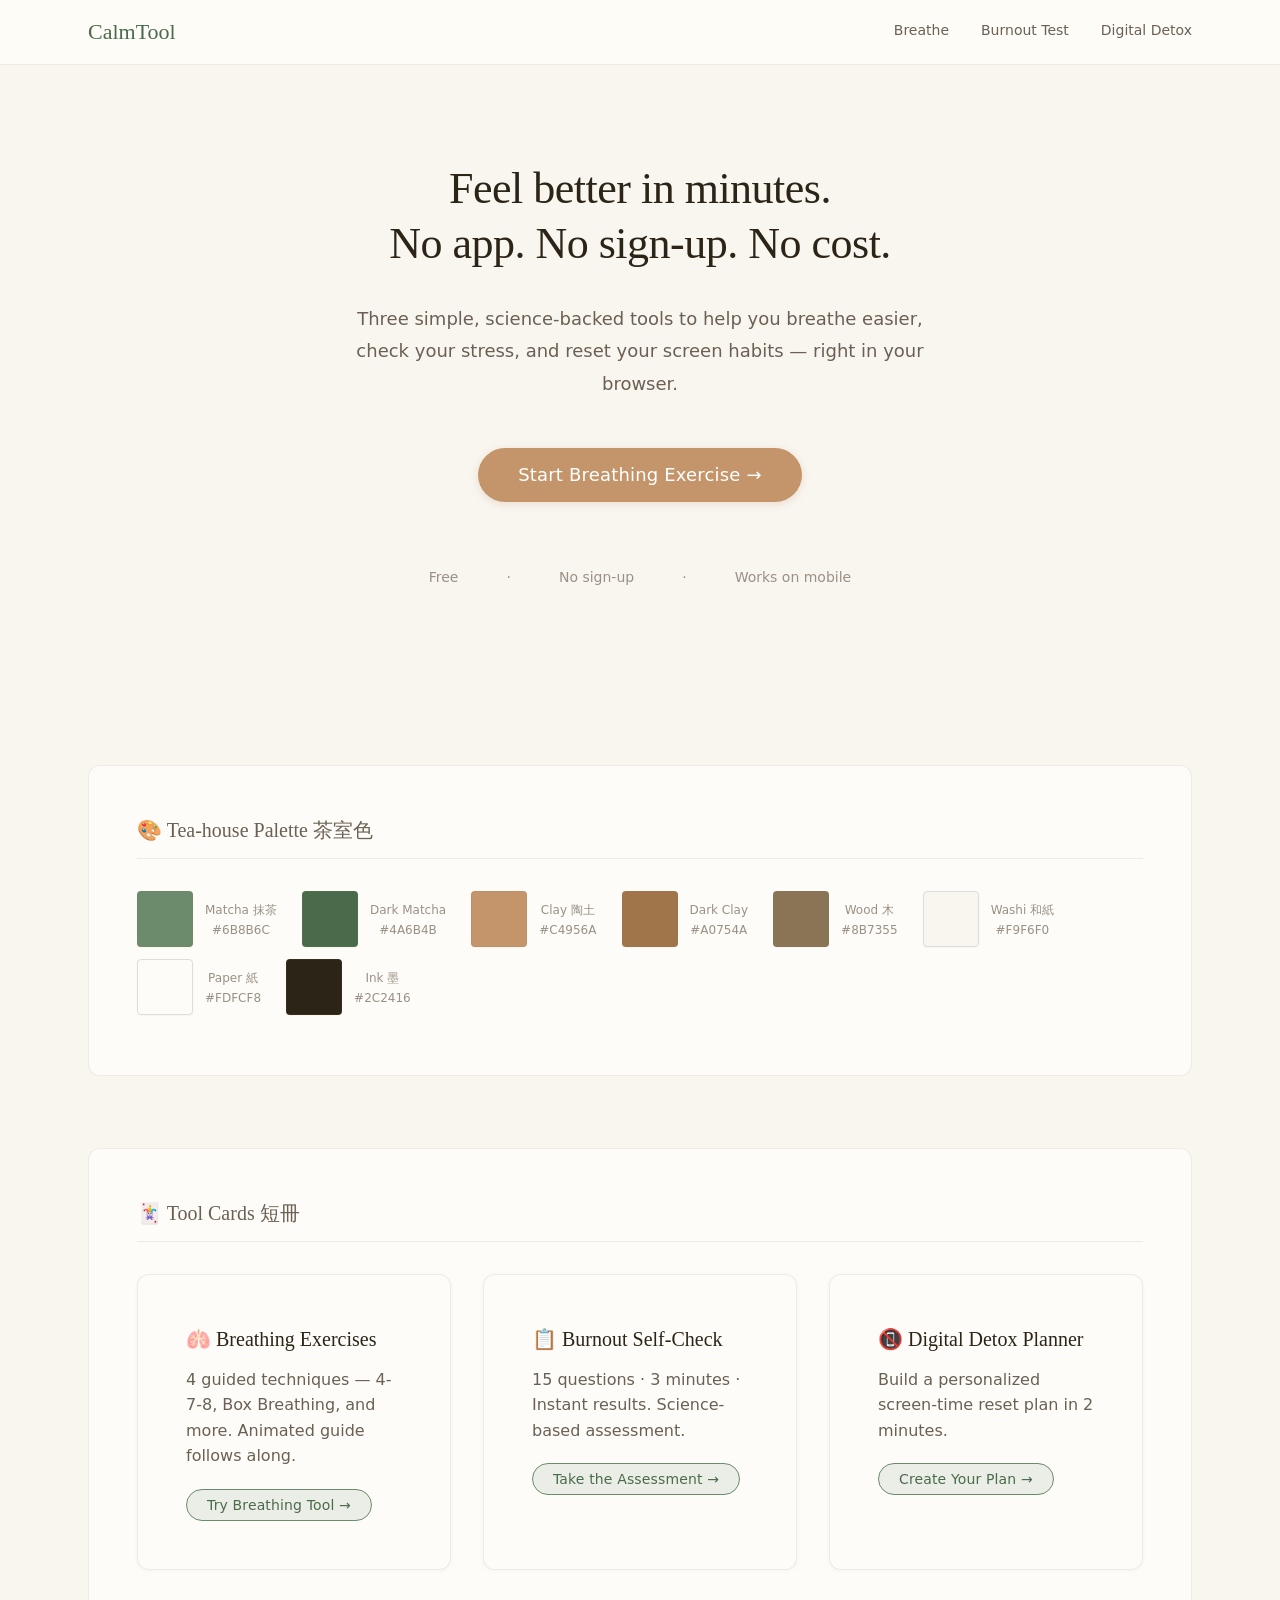
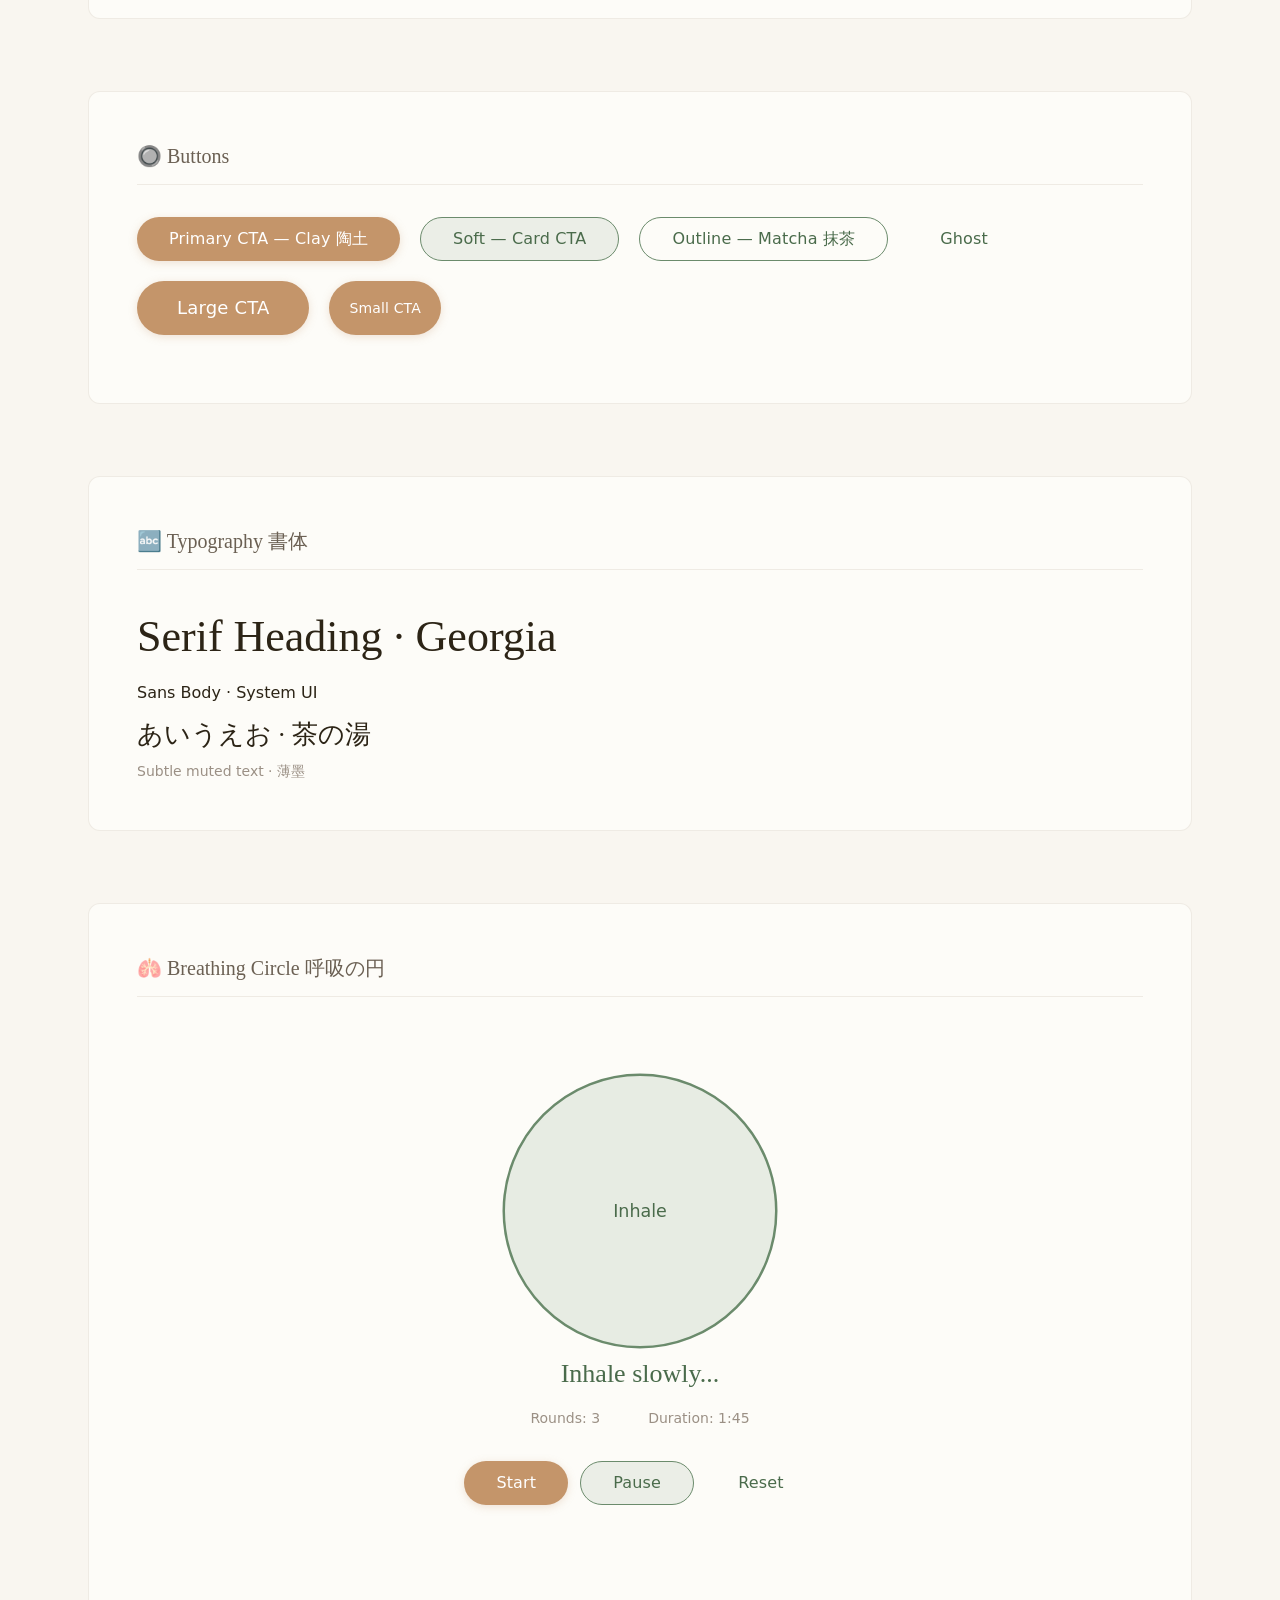
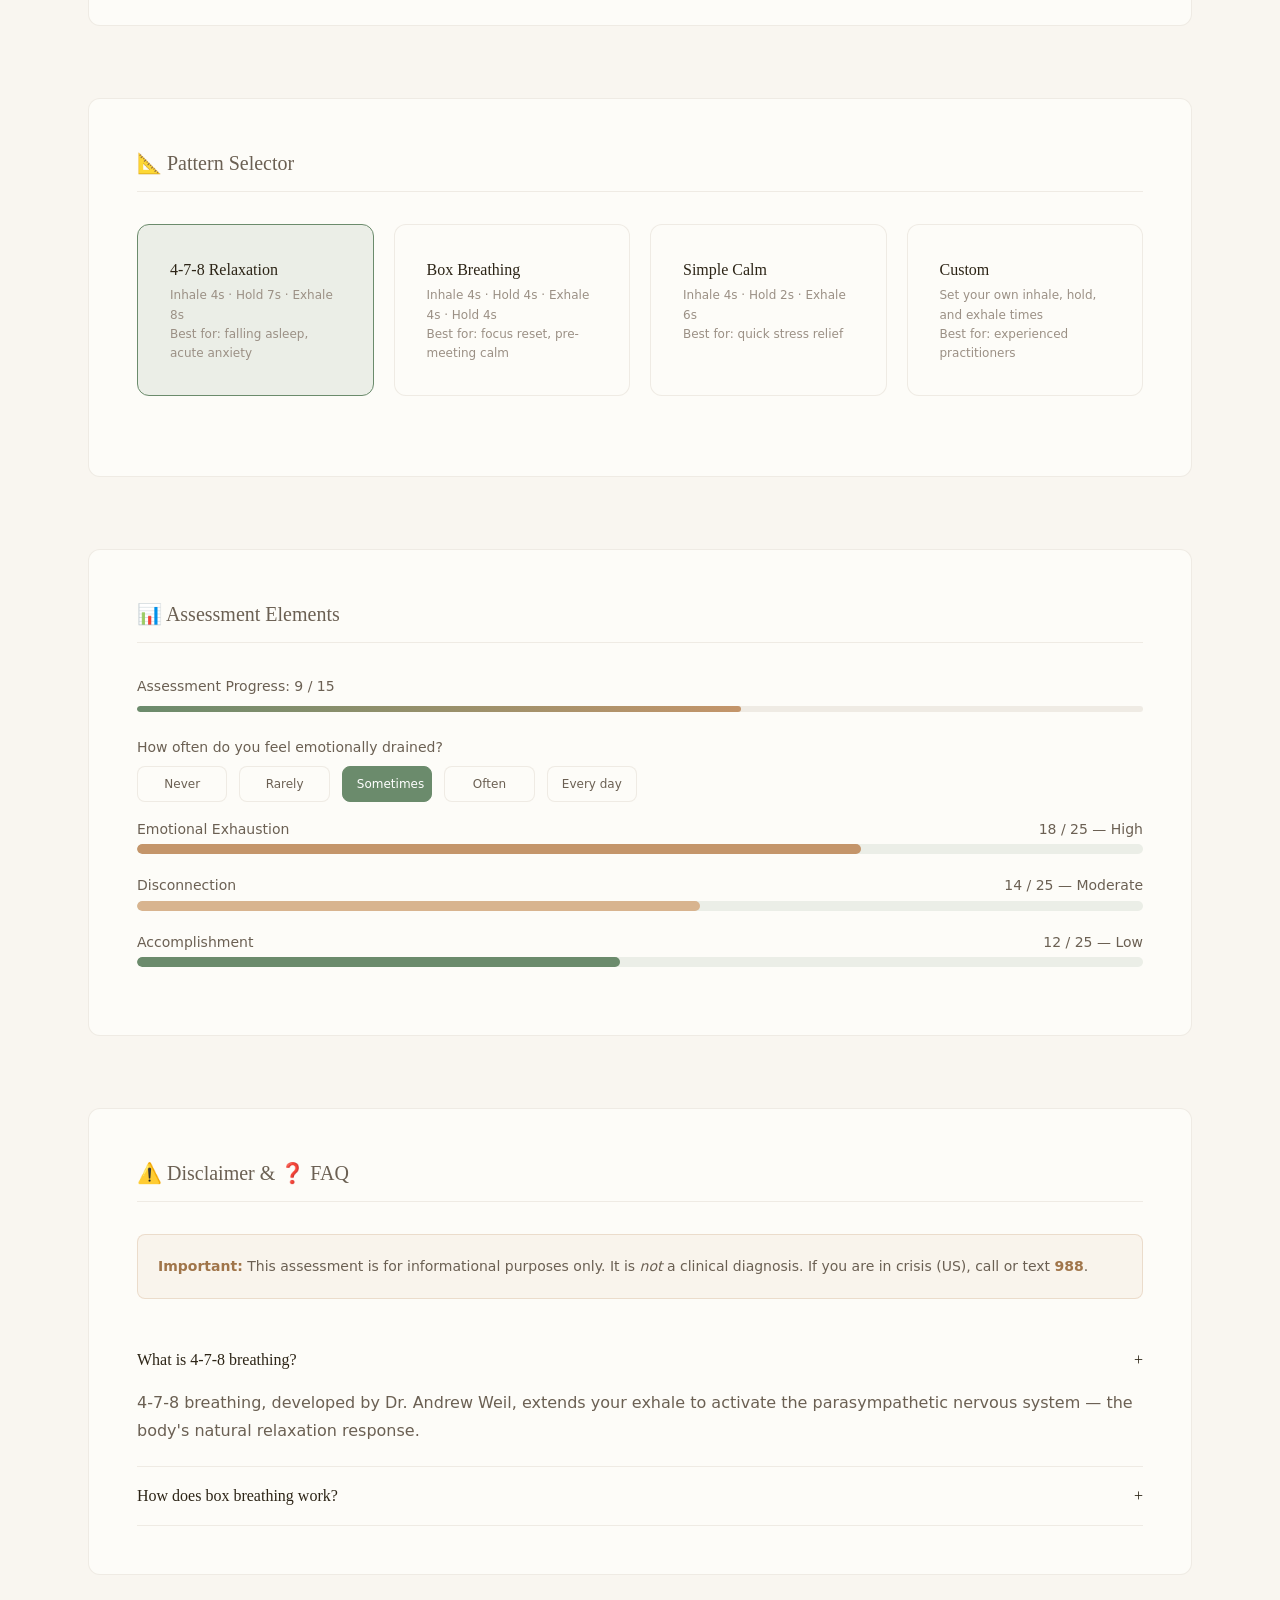
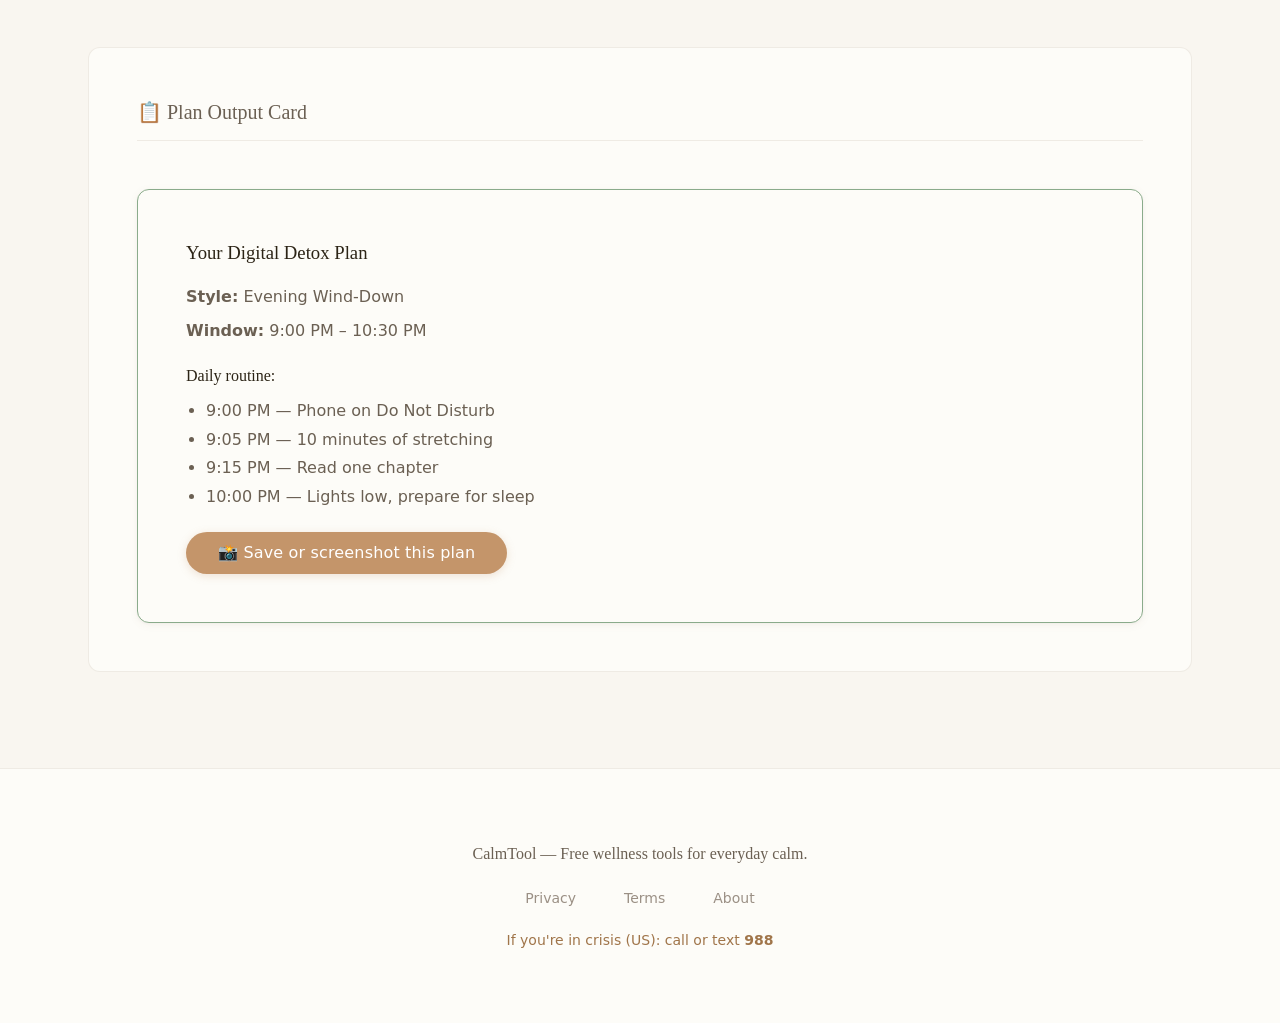
<file: design/preview.html>
<!DOCTYPE html>
<html lang="en">
<head>
<meta charset="UTF-8">
<meta name="viewport" content="width=device-width, initial-scale=1.0">
<title>CalmTool — 茶室 Design Preview</title>
<link rel="stylesheet" href="design-system.css">
<style>
  .preview-section {
    margin: var(--space-2xl) 0;
    padding: var(--space-xl);
    background: var(--paper);
    border-radius: var(--radius-lg);
    border: 1px solid var(--border);
  }
  .preview-section h2 {
    font-family: var(--font-serif);
    font-size: var(--fs-lg);
    font-weight: var(--fw-normal);
    color: var(--ink-light);
    margin-bottom: var(--space-lg);
    padding-bottom: var(--space-sm);
    border-bottom: 1px solid var(--border);
  }
  .color-swatch {
    display: inline-flex;
    align-items: center;
    gap: var(--space-sm);
    margin: 0 var(--space-md) var(--space-sm) 0;
  }
  .color-chip {
    width: 56px; height: 56px;
    border-radius: var(--radius-sm);
    border: 1px solid var(--border);
    box-shadow: var(--shadow-sm);
  }
  .demo-row {
    display: flex; gap: var(--space-md); flex-wrap: wrap; margin-bottom: var(--space-md);
  }
  .label-sm {
    font-family: var(--font-sans);
    font-size: var(--fs-xs);
    color: var(--ink-muted);
    margin-top: 4px;
    text-align: center;
  }
</style>
</head>
<body>

<header class="site-header">
  <div class="container">
    <a href="/" class="site-logo">CalmTool</a>
    <nav class="site-nav">
      <a href="/breathe/">Breathe</a>
      <a href="/burnout-test/">Burnout Test</a>
      <a href="/digital-detox/">Digital Detox</a>
    </nav>
  </div>
</header>

<main class="container">

  <!-- Hero -->
  <section class="hero">
    <h1>Feel better in minutes.<br>No app. No sign-up. No cost.</h1>
    <p>Three simple, science-backed tools to help you breathe easier, check your stress, and reset your screen habits — right in your browser.</p>
    <a href="/breathe/" class="btn btn-primary btn-lg">Start Breathing Exercise →</a>
    <div class="trust-bar" style="margin-top: var(--space-lg);">
      <span>Free</span><span>·</span><span>No sign-up</span><span>·</span><span>Works on mobile</span>
    </div>
  </section>

  <!-- Colors -->
  <section class="preview-section">
    <h2>🎨 Tea-house Palette 茶室色</h2>
    <div>
      <span class="color-swatch">
        <span class="color-chip" style="background:var(--matcha)"></span>
        <span class="label-sm">Matcha 抹茶<br>#6B8B6C</span>
      </span>
      <span class="color-swatch">
        <span class="color-chip" style="background:var(--matcha-dark)"></span>
        <span class="label-sm">Dark Matcha<br>#4A6B4B</span>
      </span>
      <span class="color-swatch">
        <span class="color-chip" style="background:var(--clay)"></span>
        <span class="label-sm">Clay 陶土<br>#C4956A</span>
      </span>
      <span class="color-swatch">
        <span class="color-chip" style="background:var(--clay-dark)"></span>
        <span class="label-sm">Dark Clay<br>#A0754A</span>
      </span>
      <span class="color-swatch">
        <span class="color-chip" style="background:var(--wood)"></span>
        <span class="label-sm">Wood 木<br>#8B7355</span>
      </span>
      <span class="color-swatch">
        <span class="color-chip" style="background:var(--washi);border:1px solid #ddd"></span>
        <span class="label-sm">Washi 和紙<br>#F9F6F0</span>
      </span>
      <span class="color-swatch">
        <span class="color-chip" style="background:var(--paper);border:1px solid #ddd"></span>
        <span class="label-sm">Paper 紙<br>#FDFCF8</span>
      </span>
      <span class="color-swatch">
        <span class="color-chip" style="background:var(--ink)"></span>
        <span class="label-sm">Ink 墨<br>#2C2416</span>
      </span>
    </div>
  </section>

  <!-- Tool Cards -->
  <section class="preview-section">
    <h2>🃏 Tool Cards 短冊</h2>
    <div class="card-grid">
      <div class="card">
        <h3>🫁 Breathing Exercises</h3>
        <p style="color:var(--ink-light);margin:12px 0 20px">4 guided techniques — 4-7-8, Box Breathing, and more. Animated guide follows along.</p>
        <a href="/breathe/" class="btn btn-soft btn-sm">Try Breathing Tool →</a>
      </div>
      <div class="card">
        <h3>📋 Burnout Self-Check</h3>
        <p style="color:var(--ink-light);margin:12px 0 20px">15 questions · 3 minutes · Instant results. Science-based assessment.</p>
        <a href="/burnout-test/" class="btn btn-soft btn-sm">Take the Assessment →</a>
      </div>
      <div class="card">
        <h3>📵 Digital Detox Planner</h3>
        <p style="color:var(--ink-light);margin:12px 0 20px">Build a personalized screen-time reset plan in 2 minutes.</p>
        <a href="/digital-detox/" class="btn btn-soft btn-sm">Create Your Plan →</a>
      </div>
    </div>
  </section>

  <!-- Buttons -->
  <section class="preview-section">
    <h2>🔘 Buttons</h2>
    <div class="demo-row">
      <button class="btn btn-primary">Primary CTA — Clay 陶土</button>
      <button class="btn btn-soft">Soft — Card CTA</button>
      <button class="btn btn-outline">Outline — Matcha 抹茶</button>
      <button class="btn btn-ghost">Ghost</button>
    </div>
    <div class="demo-row" style="margin-top:16px">
      <button class="btn btn-primary btn-lg">Large CTA</button>
      <button class="btn btn-primary btn-sm">Small CTA</button>
    </div>
  </section>

  <!-- Typography -->
  <section class="preview-section">
    <h2>🔤 Typography 書体</h2>
    <p style="font-family:var(--font-serif);font-size:var(--fs-3xl);margin-bottom:8px">Serif Heading · Georgia</p>
    <p style="font-family:var(--font-sans);font-size:var(--fs-base);margin-bottom:8px">Sans Body · System UI</p>
    <p style="font-family:var(--font-serif);font-size:var(--fs-xl);margin-bottom:4px">あいうえお · 茶の湯</p>
    <p style="font-size:var(--fs-sm);color:var(--ink-muted)">Subtle muted text · 薄墨</p>
  </section>

  <!-- Breathing Circle -->
  <section class="preview-section">
    <h2>🫁 Breathing Circle 呼吸の円</h2>
    <div class="breathe-container">
      <div class="breathe-circle inhale">
        <span style="font-size:var(--fs-sm);color:var(--matcha-dark)">Inhale</span>
      </div>
      <p class="breathe-instruction">Inhale slowly...</p>
      <div class="breathe-stats"><span>Rounds: 3</span><span>Duration: 1:45</span></div>
      <div class="breathe-controls">
        <button class="btn btn-primary">Start</button>
        <button class="btn btn-soft">Pause</button>
        <button class="btn btn-ghost">Reset</button>
      </div>
    </div>
  </section>

  <!-- Pattern Selector -->
  <section class="preview-section">
    <h2>📐 Pattern Selector</h2>
    <div class="pattern-grid">
      <div class="pattern-btn active">
        <strong>4-7-8 Relaxation</strong>
        <span>Inhale 4s · Hold 7s · Exhale 8s</span>
        <span>Best for: falling asleep, acute anxiety</span>
      </div>
      <div class="pattern-btn">
        <strong>Box Breathing</strong>
        <span>Inhale 4s · Hold 4s · Exhale 4s · Hold 4s</span>
        <span>Best for: focus reset, pre-meeting calm</span>
      </div>
      <div class="pattern-btn">
        <strong>Simple Calm</strong>
        <span>Inhale 4s · Hold 2s · Exhale 6s</span>
        <span>Best for: quick stress relief</span>
      </div>
      <div class="pattern-btn">
        <strong>Custom</strong>
        <span>Set your own inhale, hold, and exhale times</span>
        <span>Best for: experienced practitioners</span>
      </div>
    </div>
  </section>

  <!-- Assessment Elements -->
  <section class="preview-section">
    <h2>📊 Assessment Elements</h2>
    <div style="margin-bottom:24px">
      <p style="font-size:var(--fs-sm);color:var(--ink-light);margin-bottom:8px">Assessment Progress: 9 / 15</p>
      <div class="progress-bar"><div class="progress-fill" style="width:60%"></div></div>
    </div>
    <div style="max-width:500px;margin-bottom:16px">
      <p style="font-size:var(--fs-sm);color:var(--ink-light);margin-bottom:8px">How often do you feel emotionally drained?</p>
      <div class="scale-options">
        <button class="scale-btn">Never</button>
        <button class="scale-btn">Rarely</button>
        <button class="scale-btn selected">Sometimes</button>
        <button class="scale-btn">Often</button>
        <button class="scale-btn">Every day</button>
      </div>
    </div>
    <div class="score-row">
      <div class="score-label"><span>Emotional Exhaustion</span><span>18 / 25 — High</span></div>
      <div class="score-bar"><div class="score-fill high" style="width:72%"></div></div>
    </div>
    <div class="score-row">
      <div class="score-label"><span>Disconnection</span><span>14 / 25 — Moderate</span></div>
      <div class="score-bar"><div class="score-fill moderate" style="width:56%"></div></div>
    </div>
    <div class="score-row">
      <div class="score-label"><span>Accomplishment</span><span>12 / 25 — Low</span></div>
      <div class="score-bar"><div class="score-fill low" style="width:48%"></div></div>
    </div>
  </section>

  <!-- Disclaimer + FAQ -->
  <section class="preview-section">
    <h2>⚠️ Disclaimer & ❓ FAQ</h2>
    <div class="disclaimer-box">
      <strong>Important:</strong> This assessment is for informational purposes only. It is <em>not</em> a clinical diagnosis. If you are in crisis (US), call or text <strong>988</strong>.
    </div>
    <div class="faq-item">
      <button class="faq-question">What is 4-7-8 breathing? <span>+</span></button>
      <div class="faq-answer open">4-7-8 breathing, developed by Dr. Andrew Weil, extends your exhale to activate the parasympathetic nervous system — the body's natural relaxation response.</div>
    </div>
    <div class="faq-item">
      <button class="faq-question">How does box breathing work? <span>+</span></button>
      <div class="faq-answer">Box breathing uses equal counts for each phase (inhale, hold, exhale, hold), creating a steady rhythm used by Navy SEALs and first responders to stay calm under pressure.</div>
    </div>
  </section>

  <!-- Plan Card -->
  <section class="preview-section">
    <h2>📋 Plan Output Card</h2>
    <div class="plan-card">
      <h3 style="font-family:var(--font-serif);font-weight:var(--fw-normal);margin-bottom:16px">Your Digital Detox Plan</h3>
      <p style="color:var(--ink-light);margin-bottom:8px"><strong>Style:</strong> Evening Wind-Down</p>
      <p style="color:var(--ink-light);margin-bottom:20px"><strong>Window:</strong> 9:00 PM – 10:30 PM</p>
      <h4 style="font-family:var(--font-serif);font-weight:var(--fw-normal);color:var(--ink);margin-bottom:8px">Daily routine:</h4>
      <ul style="color:var(--ink-light);margin-left:20px;margin-bottom:20px;line-height:var(--lh-relaxed)">
        <li>9:00 PM — Phone on Do Not Disturb</li>
        <li>9:05 PM — 10 minutes of stretching</li>
        <li>9:15 PM — Read one chapter</li>
        <li>10:00 PM — Lights low, prepare for sleep</li>
      </ul>
      <button class="btn btn-primary">📸 Save or screenshot this plan</button>
    </div>
  </section>

</main>

<footer class="site-footer">
  <div class="container">
    <p style="font-family:var(--font-serif);color:var(--ink-light);">CalmTool — Free wellness tools for everyday calm.</p>
    <nav>
      <a href="/privacy/">Privacy</a>
      <a href="/terms/">Terms</a>
      <a href="/about/">About</a>
    </nav>
    <p class="crisis-line">If you're in crisis (US): call or text <strong>988</strong></p>
  </div>
</footer>

</body>
</html>
</file>
<file: design/design-system.css>
/* ============================================
   CalmTool Design System — Tea-house Tranquility
   茶室の静けさ — warmth, paper, wood, moss, clay
   ============================================ */

:root {
  /* === Color Palette — 茶室色 === */
  --matcha:       #6B8B6C;   /* 抹茶绿 — primary */
  --matcha-light: #8AAB8B;   /* 淡抹茶 */
  --matcha-dark:  #4A6B4B;   /* 深抹茶 */
  --matcha-bg:       rgba(107,139,108,0.12);
  --matcha-bg-hover:  rgba(107,139,108,0.20);

  --clay:         #C4956A;   /* 陶土色 — warm accent */
  --clay-light:   #D8B48F;
  --clay-dark:    #A0754A;
  --clay-bg:      rgba(196,149,106,0.08);

  --wood:         #8B7355;   /* 木色 — secondary accent */
  --wood-light:   #A89475;

  --washi:        #F9F6F0;   /* 和紙白 — page background */
  --paper:        #FDFCF8;   /* 紙白 — card surface */
  --cream:        #F5F0E6;   /* 淡奶油 — subtle surface */

  --ink:          #2C2416;   /* 墨色 — primary text */
  --ink-light:    #6B6053;   /* 淡墨 — secondary text */
  --ink-muted:    #9B9085;   /* 薄墨 — muted text */
  --ink-on-matcha:#FFFFFF;

  --border:       rgba(139,115,85,0.12);   /* 木色边框 */
  --border-light: rgba(107,139,108,0.08);

  /* 和紙の影 — layered paper shadows */
  --shadow-sm:    0 1px 2px rgba(139,115,85,0.06);
  --shadow-md:    0 2px 8px rgba(139,115,85,0.07), 0 1px 3px rgba(0,0,0,0.03);
  --shadow-lg:    0 4px 16px rgba(139,115,85,0.08), 0 2px 6px rgba(0,0,0,0.04);
  --shadow-card:  0 1px 4px rgba(139,115,85,0.06);
  --shadow-glow:  0 0 0 4px rgba(107,139,108,0.08);

  /* === Spacing — 余白 (generous white space) === */
  --space-xs:  6px;
  --space-sm:  12px;
  --space-md:  20px;
  --space-lg:  32px;
  --space-xl:  48px;
  --space-2xl: 72px;
  --space-3xl: 96px;

  /* === Typography — 書体 === */
  --font-sans: system-ui, -apple-system, 'Inter', 'Segoe UI', sans-serif;
  --font-serif: Georgia, 'Times New Roman', 'Noto Serif', serif;
  --fs-xs:   0.75rem;
  --fs-sm:   0.875rem;
  --fs-base: 1rem;
  --fs-md:   1.125rem;
  --fs-lg:   1.25rem;
  --fs-xl:   1.625rem;
  --fs-2xl:  2.125rem;
  --fs-3xl:  2.75rem;

  --lh-tight:  1.25;
  --lh-base:   1.6;
  --lh-relaxed:1.8;

  --fw-normal: 400;
  --fw-medium: 500;
  --fw-semibold:600;
  --fw-bold:   700;
  
  /* === Border Radius — 角丸 === */
  --radius-sm:  4px;
  --radius-md:  8px;
  --radius-lg:  12px;
  --radius-xl:  20px;
  --radius-full:9999px;

  /* === Transitions === */
  --transition-fast: 200ms ease;
  --transition-base: 300ms ease;
  --transition-slow: 500ms ease;

  /* === Layout === */
  --max-width: 1200px;
  --content-padding: var(--space-xl);
}

/* === Reset === */
*, *::before, *::after { box-sizing: border-box; margin: 0; padding: 0; }
html { font-size: 16px; -webkit-font-smoothing: antialiased; }
body {
  font-family: var(--font-sans);
  font-size: var(--fs-base);
  line-height: var(--lh-base);
  color: var(--ink);
  background: var(--washi);
}

/* === Layout === */
.container {
  max-width: var(--max-width);
  margin: 0 auto;
  padding: 0 var(--content-padding);
}

/* === Header === */
.site-header {
  background: rgba(253,252,248,0.92);
  backdrop-filter: blur(8px);
  border-bottom: 1px solid var(--border);
  position: sticky;
  top: 0;
  z-index: 100;
}
.site-header .container {
  display: flex;
  align-items: center;
  justify-content: space-between;
  height: 64px;
}
.site-logo {
  font-family: var(--font-serif);
  font-size: 1.375rem;
  font-weight: var(--fw-normal);
  color: var(--matcha-dark);
  text-decoration: none;
  letter-spacing: 0;
}
.site-logo:hover { color: var(--matcha); }
.site-nav { display: flex; gap: var(--space-lg); }
.site-nav a {
  color: var(--ink-light);
  text-decoration: none;
  font-size: var(--fs-sm);
  font-weight: var(--fw-normal);
  transition: color var(--transition-fast);
  padding-bottom: 2px;
  border-bottom: 1px solid transparent;
}
.site-nav a:hover { color: var(--matcha-dark); border-bottom-color: var(--matcha); }

/* === Footer === */
.site-footer {
  background: var(--paper);
  border-top: 1px solid var(--border);
  padding: var(--space-2xl) 0;
  margin-top: var(--space-3xl);
}
.site-footer .container { text-align: center; }
.site-footer nav {
  display: flex; justify-content: center; gap: var(--space-xl);
  margin: var(--space-md) 0;
}
.site-footer nav a {
  color: var(--ink-muted); text-decoration: none; font-size: var(--fs-sm);
  transition: color var(--transition-fast);
}
.site-footer nav a:hover { color: var(--matcha); }
.crisis-line {
  color: var(--clay-dark);
  font-size: var(--fs-sm);
  font-weight: var(--fw-medium);
  margin-top: var(--space-md);
}

/* === Hero === */
.hero {
  text-align: center;
  padding: var(--space-3xl) 0 var(--space-2xl);
}
.hero h1 {
  font-family: var(--font-serif);
  font-size: var(--fs-3xl);
  font-weight: var(--fw-normal);
  color: var(--ink);
  line-height: var(--lh-tight);
  letter-spacing: -0.5px;
}
.hero p {
  font-size: var(--fs-md);
  color: var(--ink-light);
  max-width: 600px;
  margin: var(--space-lg) auto var(--space-xl);
  line-height: var(--lh-relaxed);
}

/* === Buttons === */
.btn {
  display: inline-flex;
  align-items: center;
  justify-content: center;
  padding: 13px 32px;
  border-radius: var(--radius-full);
  font-family: var(--font-sans);
  font-size: var(--fs-base);
  font-weight: var(--fw-medium);
  text-decoration: none;
  cursor: pointer;
  transition: all var(--transition-base);
  border: none;
  line-height: 1;
  letter-spacing: 0.01em;
}
.btn-primary {
  background: var(--clay);
  color: #FFF;
  box-shadow: 0 2px 8px rgba(196,149,106,0.25);
}
.btn-primary:hover {
  background: var(--clay-dark);
  box-shadow: 0 4px 16px rgba(196,149,106,0.35);
  transform: translateY(-1px);
}
.btn-outline {
  background: transparent;
  color: var(--matcha-dark);
  border: 1.5px solid var(--matcha);
}
.btn-outline:hover {
  background: var(--matcha-bg);
  border-color: var(--matcha);
}
.btn-soft {
  background: var(--matcha-bg);
  color: var(--matcha-dark);
  border: 1.5px solid var(--matcha);
}
.btn-soft:hover {
  background: var(--matcha-bg-hover);
  border-color: var(--matcha-dark);
}
.btn-ghost {
  background: transparent;
  color: var(--matcha-dark);
}
.btn-ghost:hover { background: var(--matcha-bg); }
.btn-sm { padding: 8px 20px; font-size: var(--fs-sm); }
.btn-lg { padding: 18px 40px; font-size: var(--fs-md); }

/* === Cards — 短冊風 === */
.card {
  background: var(--paper);
  border-radius: var(--radius-lg);
  padding: var(--space-xl);
  box-shadow: var(--shadow-card);
  border: 1px solid var(--border);
  transition: box-shadow var(--transition-base), transform var(--transition-base);
}
.card:hover {
  box-shadow: var(--shadow-lg);
  transform: translateY(-2px);
}
.card h3 {
  font-family: var(--font-serif);
  font-weight: var(--fw-normal);
  font-size: var(--fs-lg);
  color: var(--ink);
}
.card-grid {
  display: grid;
  grid-template-columns: repeat(auto-fit, minmax(300px, 1fr));
  gap: var(--space-lg);
}

/* === Trust Bar === */
.trust-bar {
  display: flex;
  justify-content: center;
  gap: var(--space-xl);
  padding: var(--space-lg) 0;
  color: var(--ink-muted);
  font-size: var(--fs-sm);
  flex-wrap: wrap;
}

/* === Form Elements === */
.form-group { margin-bottom: var(--space-lg); }
.form-label {
  display: block;
  font-size: var(--fs-sm);
  font-weight: var(--fw-medium);
  color: var(--ink-light);
  margin-bottom: var(--space-xs);
}
.form-input, select.form-input {
  width: 100%;
  padding: 14px 16px;
  border: 1px solid var(--border);
  border-radius: var(--radius-md);
  font-family: var(--font-sans);
  font-size: var(--fs-base);
  background: var(--paper);
  color: var(--ink);
  transition: border-color var(--transition-fast), box-shadow var(--transition-fast);
}
.form-input:focus {
  outline: none;
  border-color: var(--matcha);
  box-shadow: var(--shadow-glow);
}

/* === Assessment Scale === */
.scale-options {
  display: flex;
  gap: var(--space-sm);
  flex-wrap: wrap;
}
.scale-btn {
  flex: 1;
  min-width: 60px;
  padding: 10px 14px;
  border: 1px solid var(--border);
  border-radius: var(--radius-md);
  background: var(--paper);
  font-family: var(--font-sans);
  font-size: var(--fs-xs);
  color: var(--ink-light);
  text-align: center;
  cursor: pointer;
  transition: all var(--transition-fast);
}
.scale-btn:hover { border-color: var(--matcha); background: var(--matcha-bg); color: var(--ink); }
.scale-btn.selected { background: var(--matcha); color: #FFF; border-color: var(--matcha); }

/* === Progress Bar === */
.progress-bar {
  height: 6px;
  background: var(--border);
  border-radius: var(--radius-full);
  overflow: hidden;
}
.progress-fill {
  height: 100%;
  background: linear-gradient(90deg, var(--matcha), var(--clay));
  border-radius: var(--radius-full);
  transition: width var(--transition-slow);
}

/* === Score Bar === */
.score-row { margin-bottom: var(--space-md); }
.score-label {
  display: flex;
  justify-content: space-between;
  font-size: var(--fs-sm);
  color: var(--ink-light);
  margin-bottom: 4px;
}
.score-bar {
  height: 10px;
  background: var(--matcha-bg);
  border-radius: var(--radius-full);
  overflow: hidden;
}
.score-fill {
  height: 100%;
  border-radius: var(--radius-full);
  transition: width var(--transition-slow);
}
.score-fill.high      { background: var(--clay); }
.score-fill.moderate  { background: var(--clay-light); }
.score-fill.low       { background: var(--matcha); }

/* === Breathing Circle — 呼吸の円 === */
.breathe-container {
  display: flex;
  flex-direction: column;
  align-items: center;
  padding: var(--space-2xl) 0;
}
.breathe-circle {
  width: 220px;
  height: 220px;
  border-radius: 50%;
  background: var(--matcha-bg);
  border: 2px solid var(--matcha);
  display: flex;
  align-items: center;
  justify-content: center;
  transition: transform 1.2s cubic-bezier(0.4, 0, 0.2, 1),
              background 1.2s ease;
}
.breathe-circle.inhale  { transform: scale(1.25); background: rgba(107,139,108,0.15); }
.breathe-circle.hold    { transform: scale(1.0); }
.breathe-circle.exhale  { transform: scale(0.7); background: rgba(107,139,108,0.04); }
.breathe-instruction {
  font-family: var(--font-serif);
  font-size: var(--fs-xl);
  font-weight: var(--fw-normal);
  color: var(--matcha-dark);
  margin: var(--space-lg) 0 var(--space-sm);
}
.breathe-stats {
  font-size: var(--fs-sm);
  color: var(--ink-muted);
  display: flex;
  gap: var(--space-xl);
}
.breathe-controls { display: flex; gap: var(--space-sm); margin-top: var(--space-lg); }

/* === Pattern Selector === */
.pattern-grid {
  display: grid;
  grid-template-columns: repeat(auto-fit, minmax(200px, 1fr));
  gap: var(--space-md);
  margin: var(--space-lg) 0;
}
.pattern-btn {
  padding: var(--space-lg);
  border: 1px solid var(--border);
  border-radius: var(--radius-lg);
  background: var(--paper);
  cursor: pointer;
  transition: all var(--transition-base);
  text-align: left;
}
.pattern-btn:hover { border-color: var(--matcha); box-shadow: var(--shadow-md); }
.pattern-btn.active { border-color: var(--matcha); background: var(--matcha-bg); }
.pattern-btn strong {
  display: block;
  font-family: var(--font-serif);
  font-weight: var(--fw-normal);
  font-size: var(--fs-base);
  color: var(--ink);
  margin-bottom: 4px;
}
.pattern-btn span {
  font-size: var(--fs-xs);
  color: var(--ink-muted);
  display: block;
  line-height: var(--lh-base);
}

/* === FAQ Accordion === */
.faq-item { border-bottom: 1px solid var(--border); }
.faq-question {
  width: 100%;
  text-align: left;
  padding: var(--space-md) 0;
  background: none;
  border: none;
  font-family: var(--font-serif);
  font-size: var(--fs-base);
  font-weight: var(--fw-normal);
  color: var(--ink);
  cursor: pointer;
  display: flex;
  justify-content: space-between;
  align-items: center;
  transition: color var(--transition-fast);
}
.faq-question:hover { color: var(--matcha-dark); }
.faq-answer {
  padding-bottom: var(--space-md);
  color: var(--ink-light);
  line-height: var(--lh-relaxed);
  display: none;
}
.faq-answer.open { display: block; }

/* === Disclaimer === */
.disclaimer-box {
  background: var(--clay-bg);
  border: 1px solid rgba(196,149,106,0.25);
  border-radius: var(--radius-md);
  padding: var(--space-md);
  margin-bottom: var(--space-lg);
  font-size: var(--fs-sm);
  color: var(--ink-light);
}
.disclaimer-box strong { color: var(--clay-dark); }

/* === Plan Output Card === */
.plan-card {
  background: var(--paper);
  border: 1.5px solid var(--matcha-light);
  border-radius: var(--radius-lg);
  padding: var(--space-xl);
  margin-top: var(--space-xl);
  box-shadow: var(--shadow-md);
}

/* === Responsive === */
@media (max-width: 768px) {
  :root { --content-padding: var(--space-md); }
  .hero h1 { font-size: var(--fs-2xl); }
  .card-grid { grid-template-columns: 1fr; }
  .pattern-grid { grid-template-columns: 1fr 1fr; }
  .site-nav { gap: var(--space-md); }
  .breathe-circle { width: 160px; height: 160px; }
}
@media (max-width: 480px) {
  .pattern-grid { grid-template-columns: 1fr; }
  .scale-options { flex-direction: column; }
  .trust-bar { flex-direction: column; align-items: center; gap: var(--space-sm); }
}
</file>
